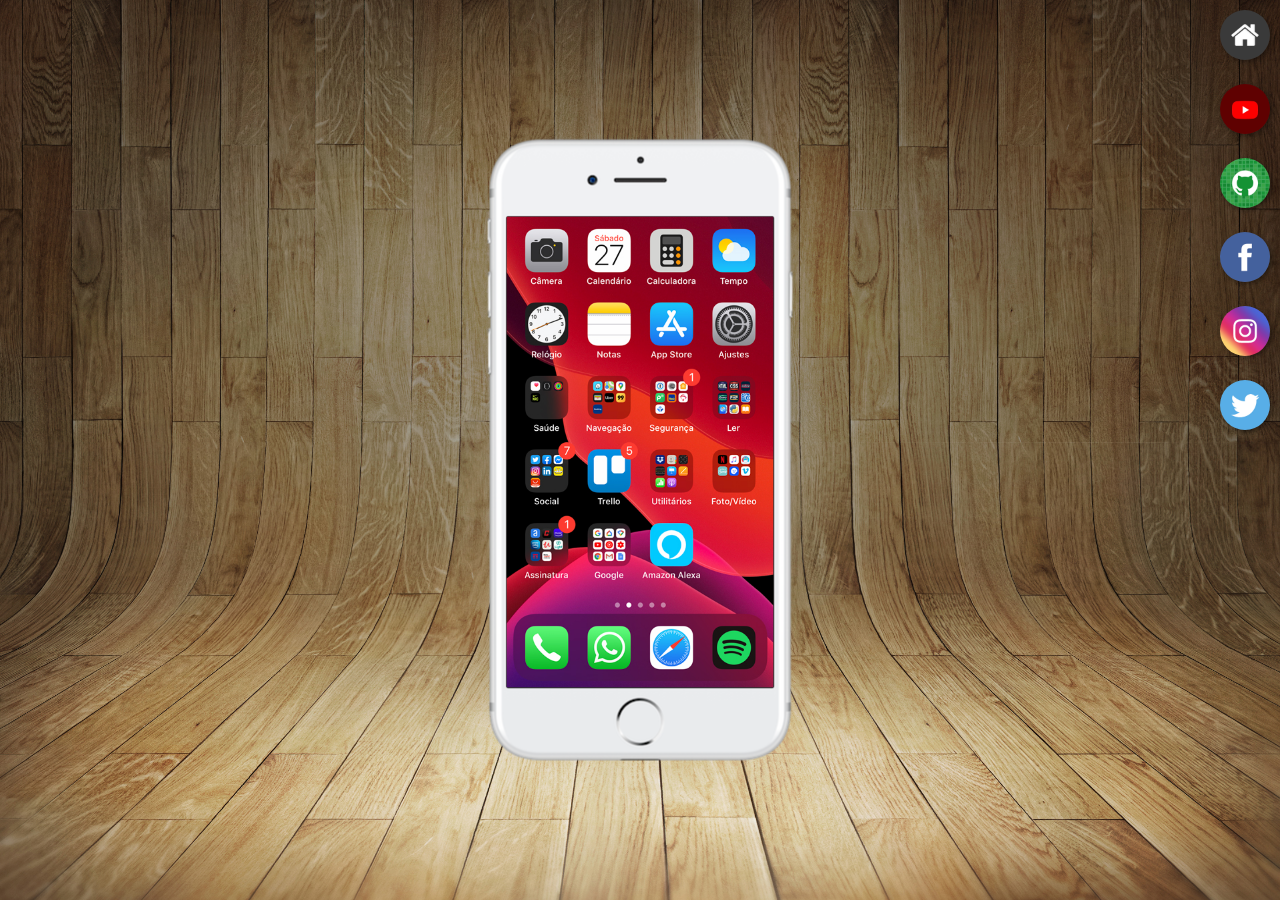
<file: index.html>
<!DOCTYPE html>
<html lang="pt-br">
<head>
    <meta charset="UTF-8">
    <meta name="viewport" content="width=device-width, initial-scale=1.0">
    <title>Projeto Redes Sociais</title>
    <link rel="stylesheet" href="estilos/style.css">
    <link rel="shortcut icon" href="favicon.ico" type="image/x-icon">
</head>
<body>
    <main>
        <section id="telefone">
            <iframe src="home.html" name="tela" id="tela" frameborder="0">
                Seu navegador não é compativel com isso.
            </iframe>
        </section>

        <section id="redes-sociais">
            <a href="home.html" target="tela"><img src="imagens/logo-home.jpg" alt="Home"></a><br>
            <a href="youtube.html" target="tela"><img src="imagens/logo-youtube.jpg" alt="Youtube"></a><br>
            <a href="github.html" target="tela"><img src="imagens/logo-github.jpg" alt="GitHub"></a><br>
            <a href="facebook.html" target="tela"><img src="imagens/logo-facebook.jpg" alt="Facebook"></a><br>
            <a href="instagram.html" target="tela"><img src="imagens/logo-instagram.jpg" alt="Instagram"></a><br>
            <a href="twitter.html" target="tela"><img src="imagens/logo-twitter.jpg" alt="Twitter"></a>
        </section>
    </main>
</body>
</html>
</file>
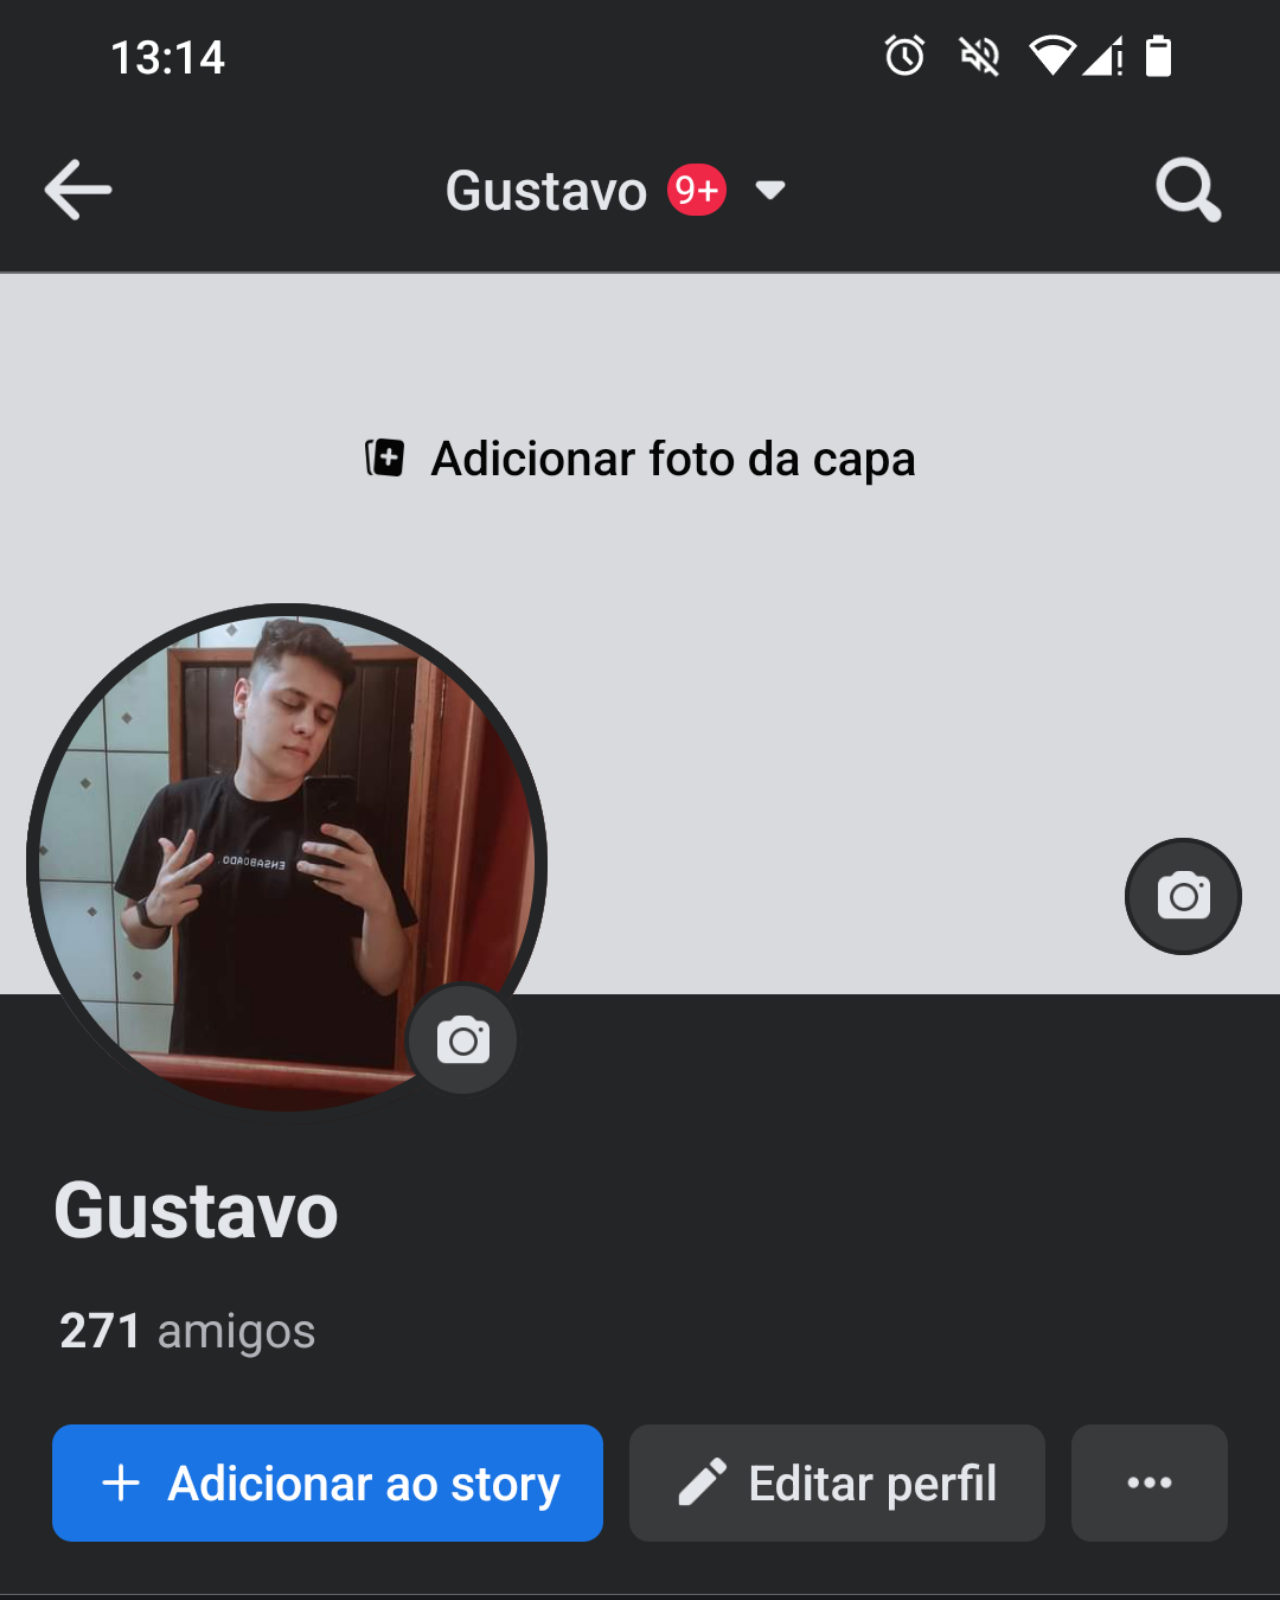
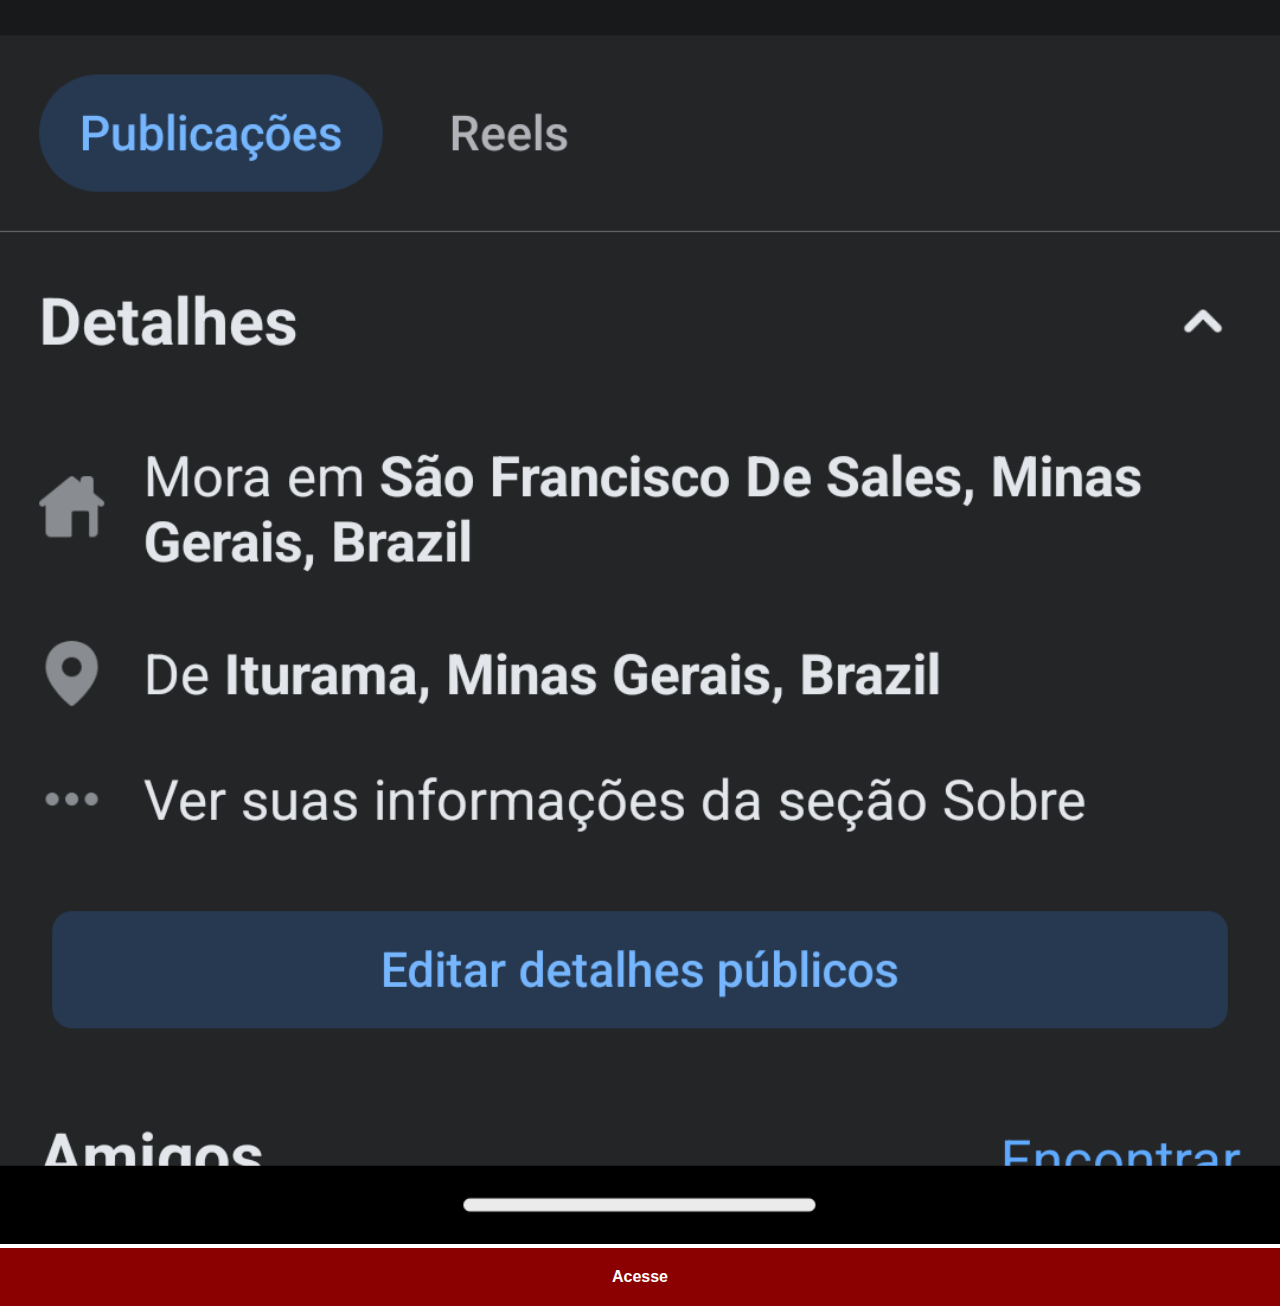
<file: facebook.html>
<!DOCTYPE html>
<html lang="pt-br">
<head>
    <meta charset="UTF-8">
    <meta name="viewport" content="width=device-width, initial-scale=1.0">
    <title>Facebook</title>
    <link rel="stylesheet" href="estilos/social.css">
</head>
<body>
    <img src="imagens/tela-facebook.png" alt="Facebook">
    <a href="https://www.facebook.com/profile.php?id=100049110663623" target="_blank">Acesse</a>
</body>
</html>
</file>
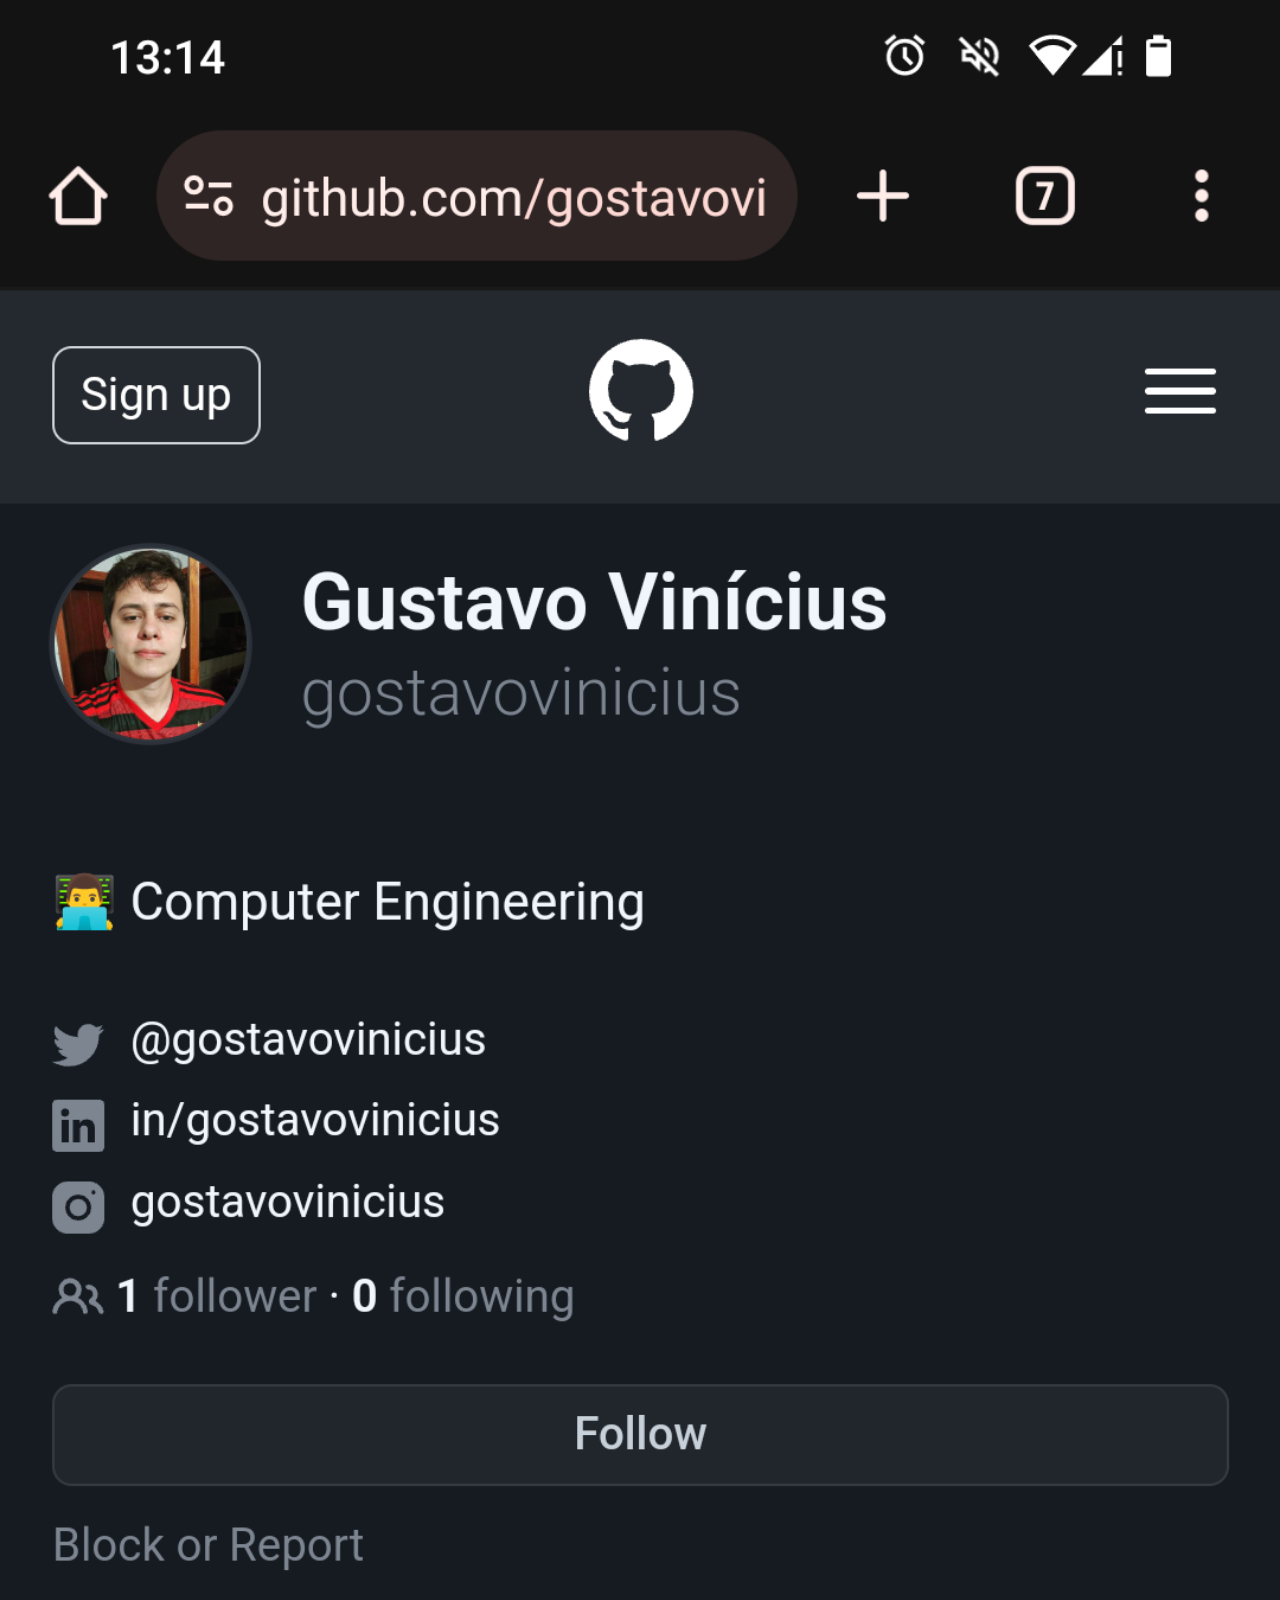
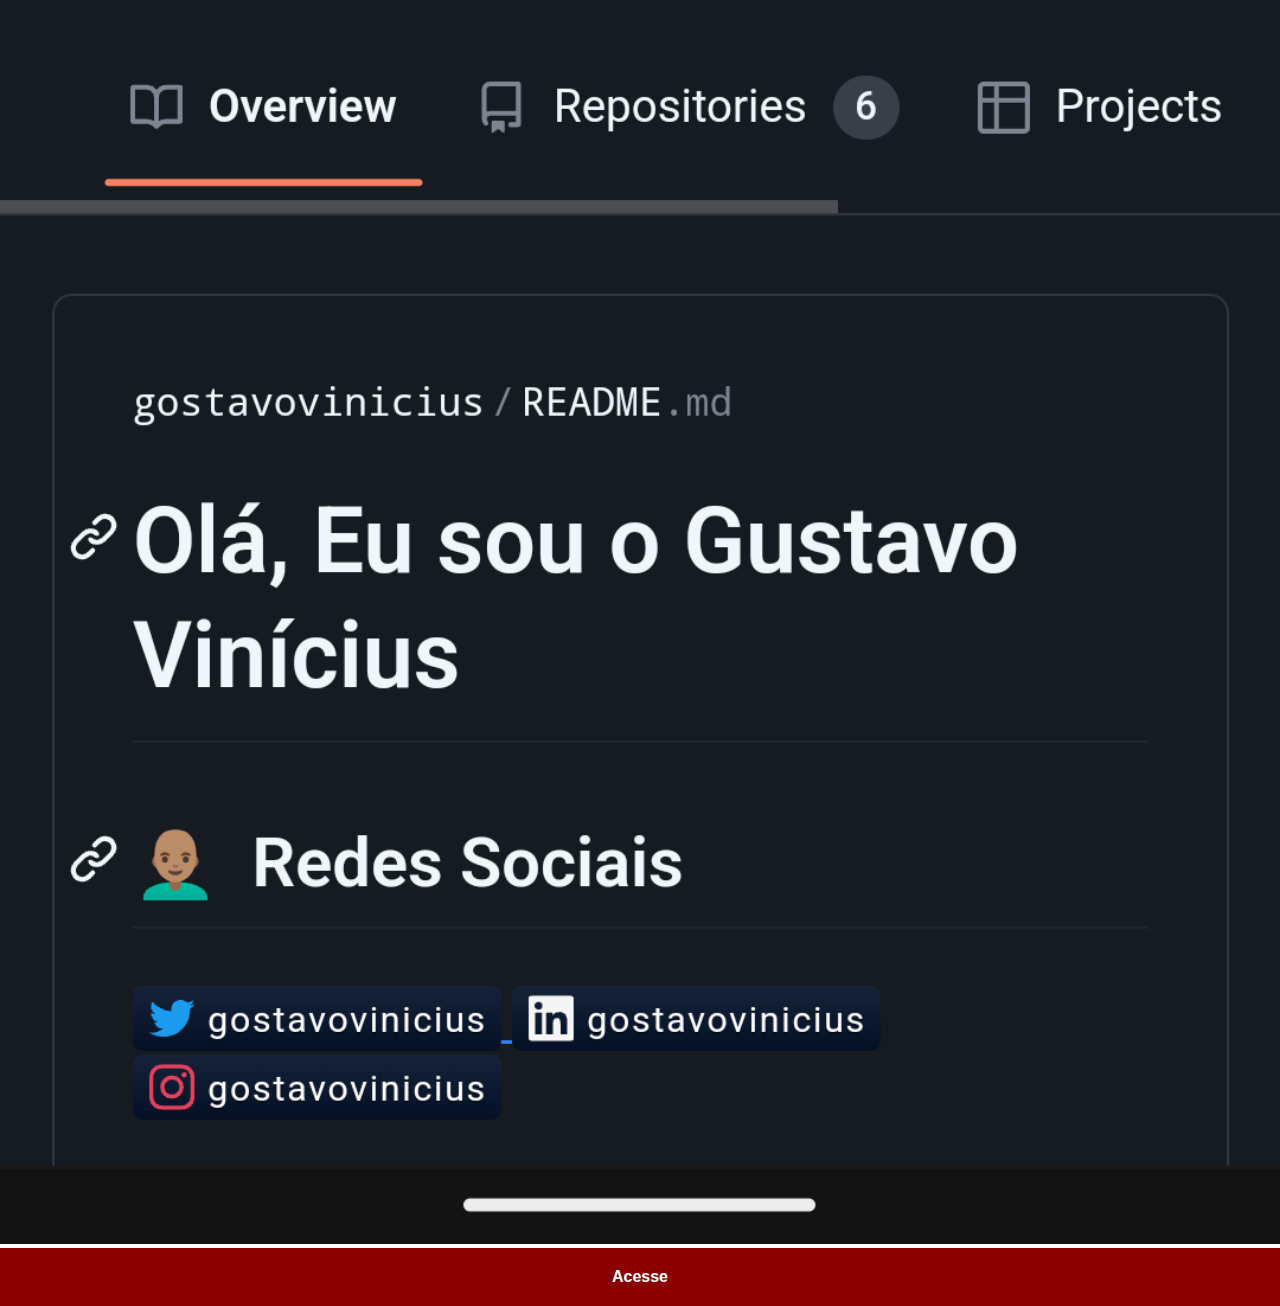
<file: github.html>
<!DOCTYPE html>
<html lang="pt-br">
<head>
    <meta charset="UTF-8">
    <meta name="viewport" content="width=device-width, initial-scale=1.0">
    <title>GitHub</title>
    <link rel="stylesheet" href="estilos/social.css">
</head>
<body>
    <img src="imagens/tela-github.png" alt="GitHub">
    <a href="https://github.com/gostavovinicius" target="_blank">Acesse</a>
</body>
</html>
</file>
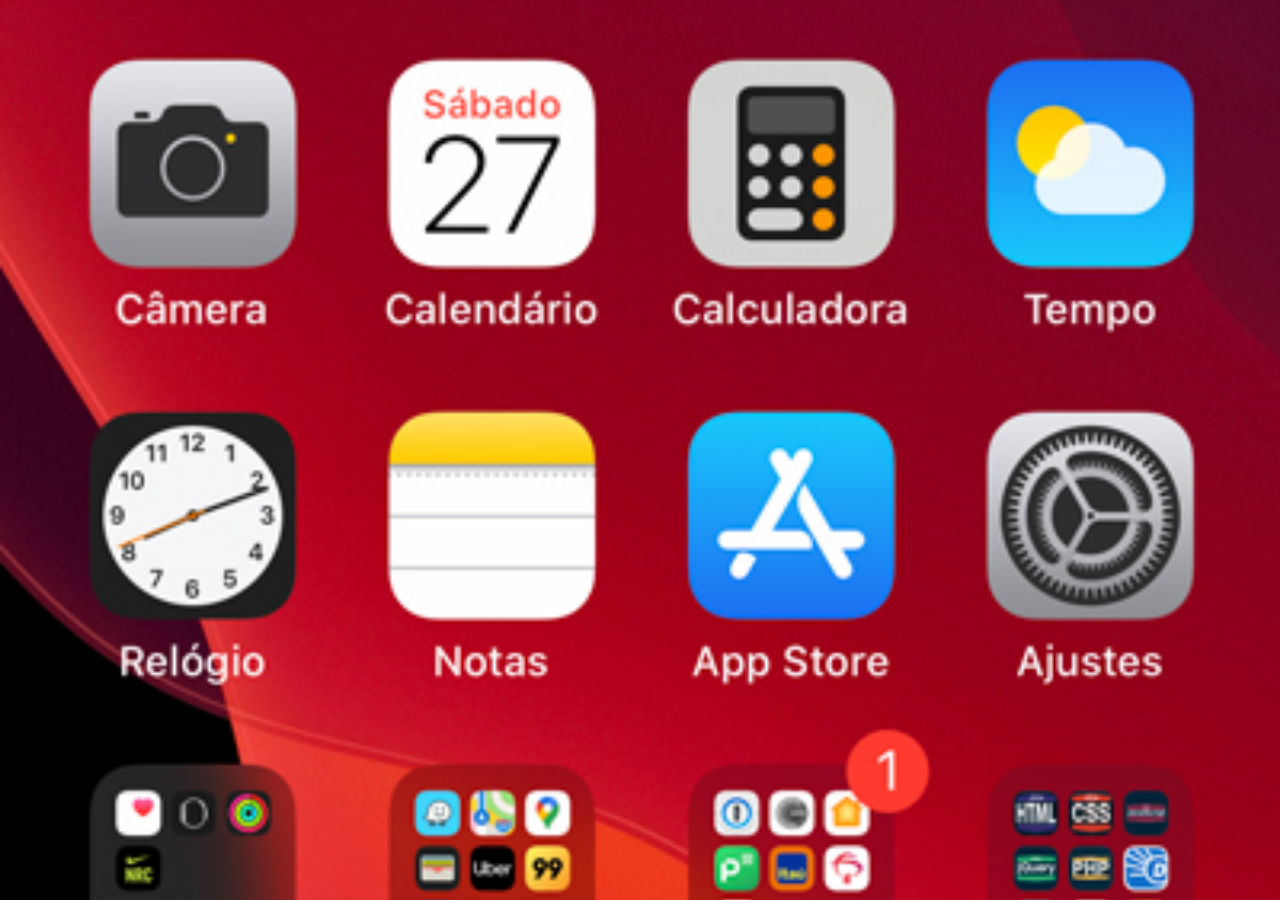
<file: home.html>
<!DOCTYPE html>
<html lang="pt-br">
<head>
    <meta charset="UTF-8">
    <meta name="viewport" content="width=device-width, initial-scale=1.0">
    <title>Home</title>
    <style>
        * {
            margin: 0px;
            padding: 0px;
        }

        body {
            width: 100vw;
            height: 100vh;
            background: black url('imagens/tela-home.jpg') no-repeat top center;
            background-size: cover;
        }
    </style>
</head>
<body>
    
</body>
</html>
</file>
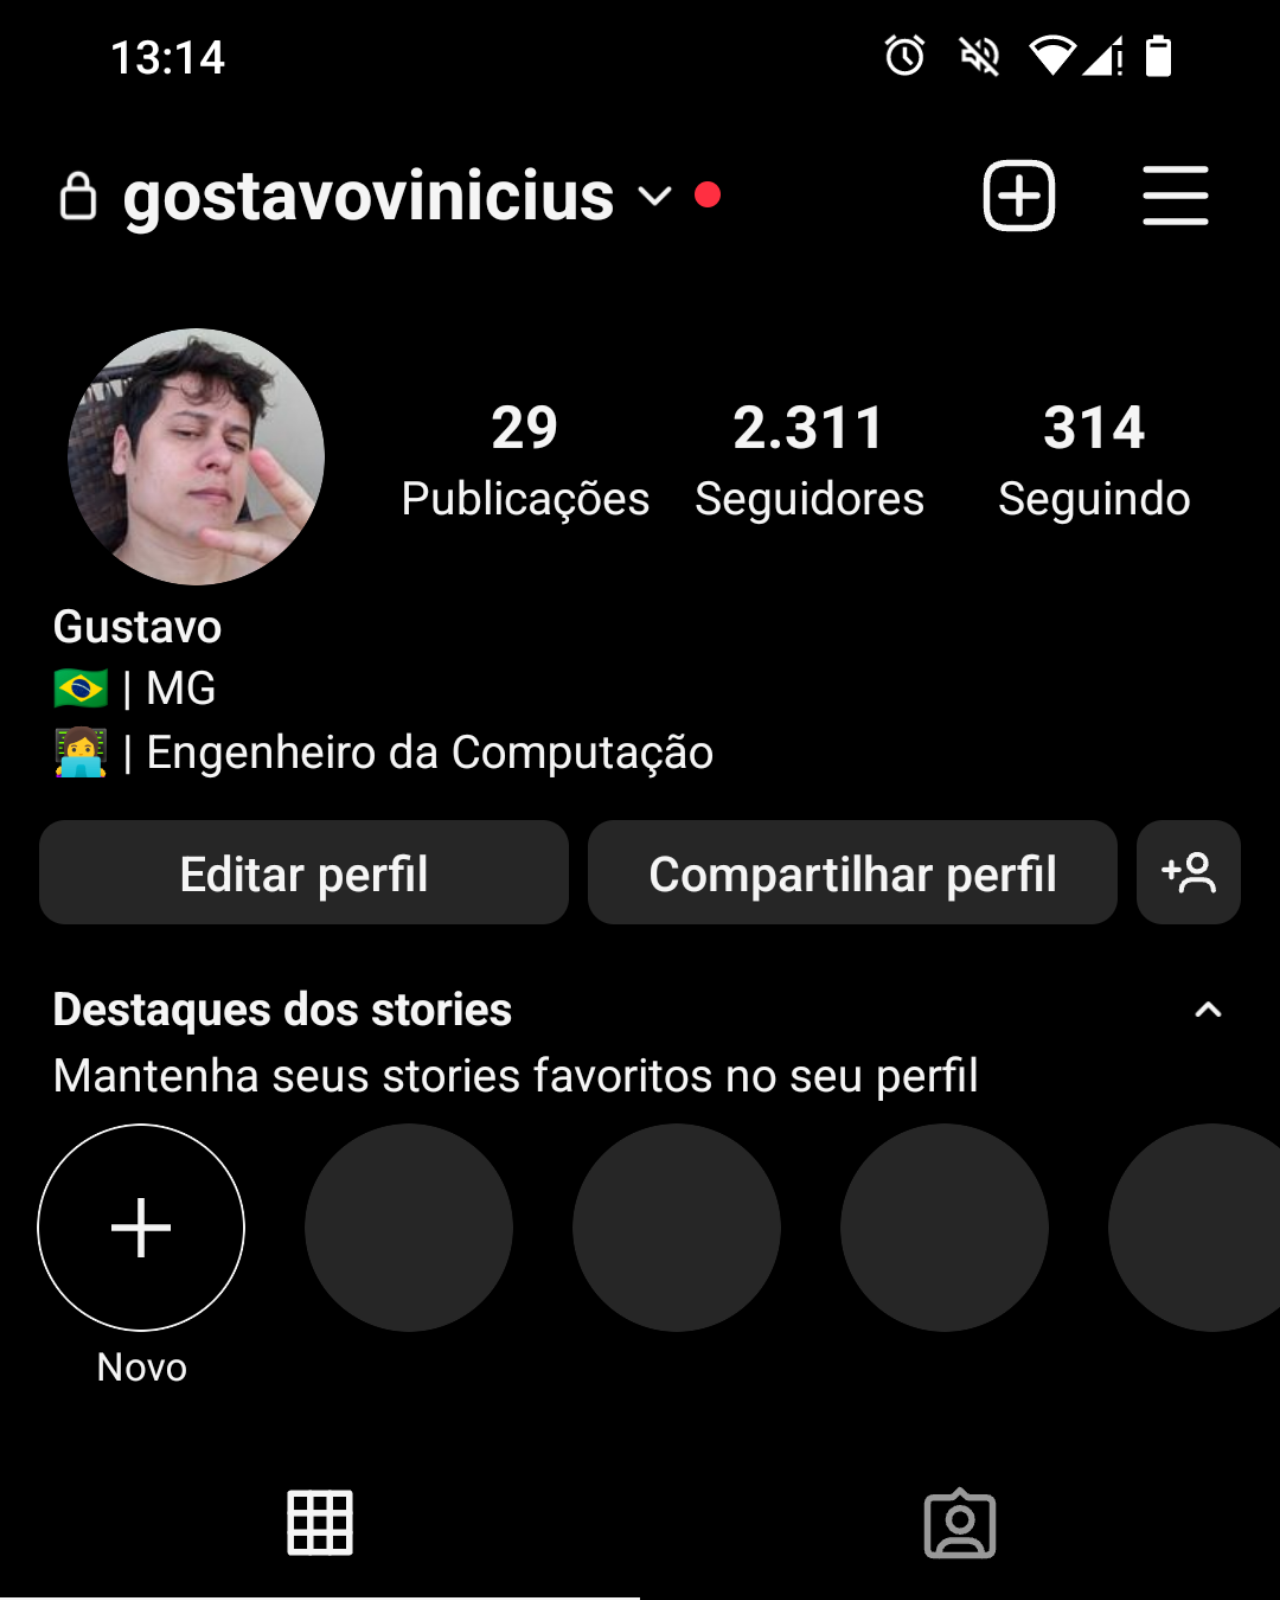
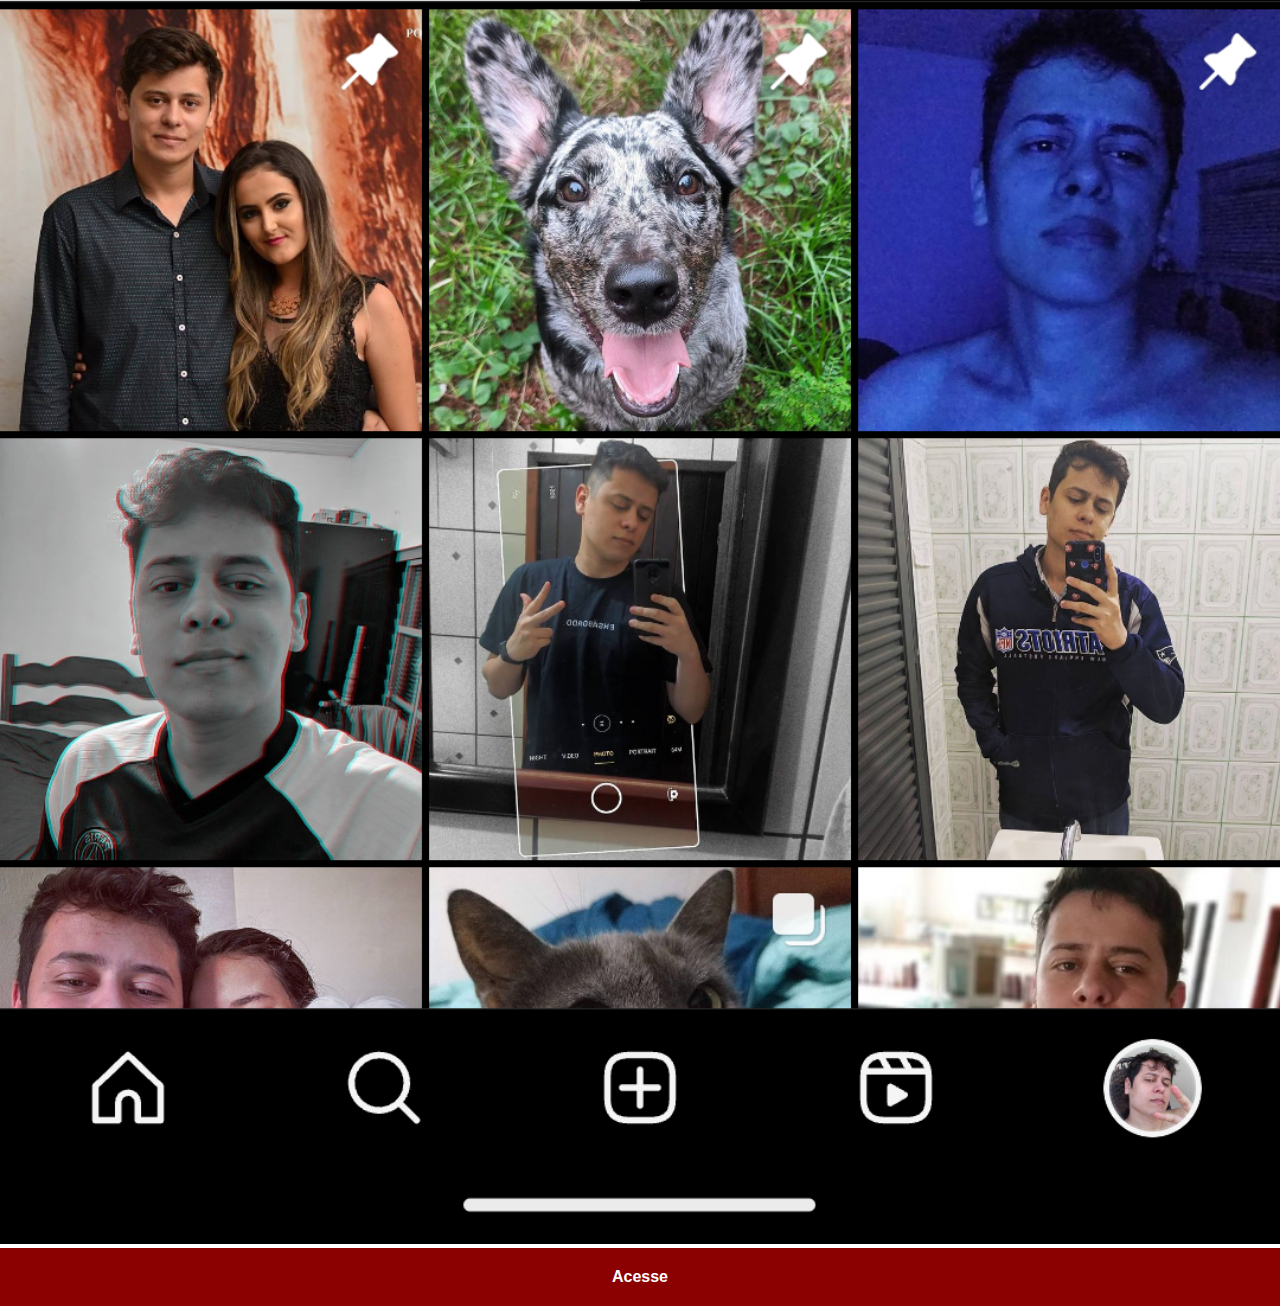
<file: instagram.html>
<!DOCTYPE html>
<html lang="pt-br">
<head>
    <meta charset="UTF-8">
    <meta name="viewport" content="width=device-width, initial-scale=1.0">
    <title>Instagram</title>
    <link rel="stylesheet" href="estilos/social.css">
</head>
<body>
    <img src="imagens/tela-instagram.png" alt="Facebook">
    <a href="https://www.instagram.com/gostavovinicius" target="_blank">Acesse</a>
</body>
</html>
</file>
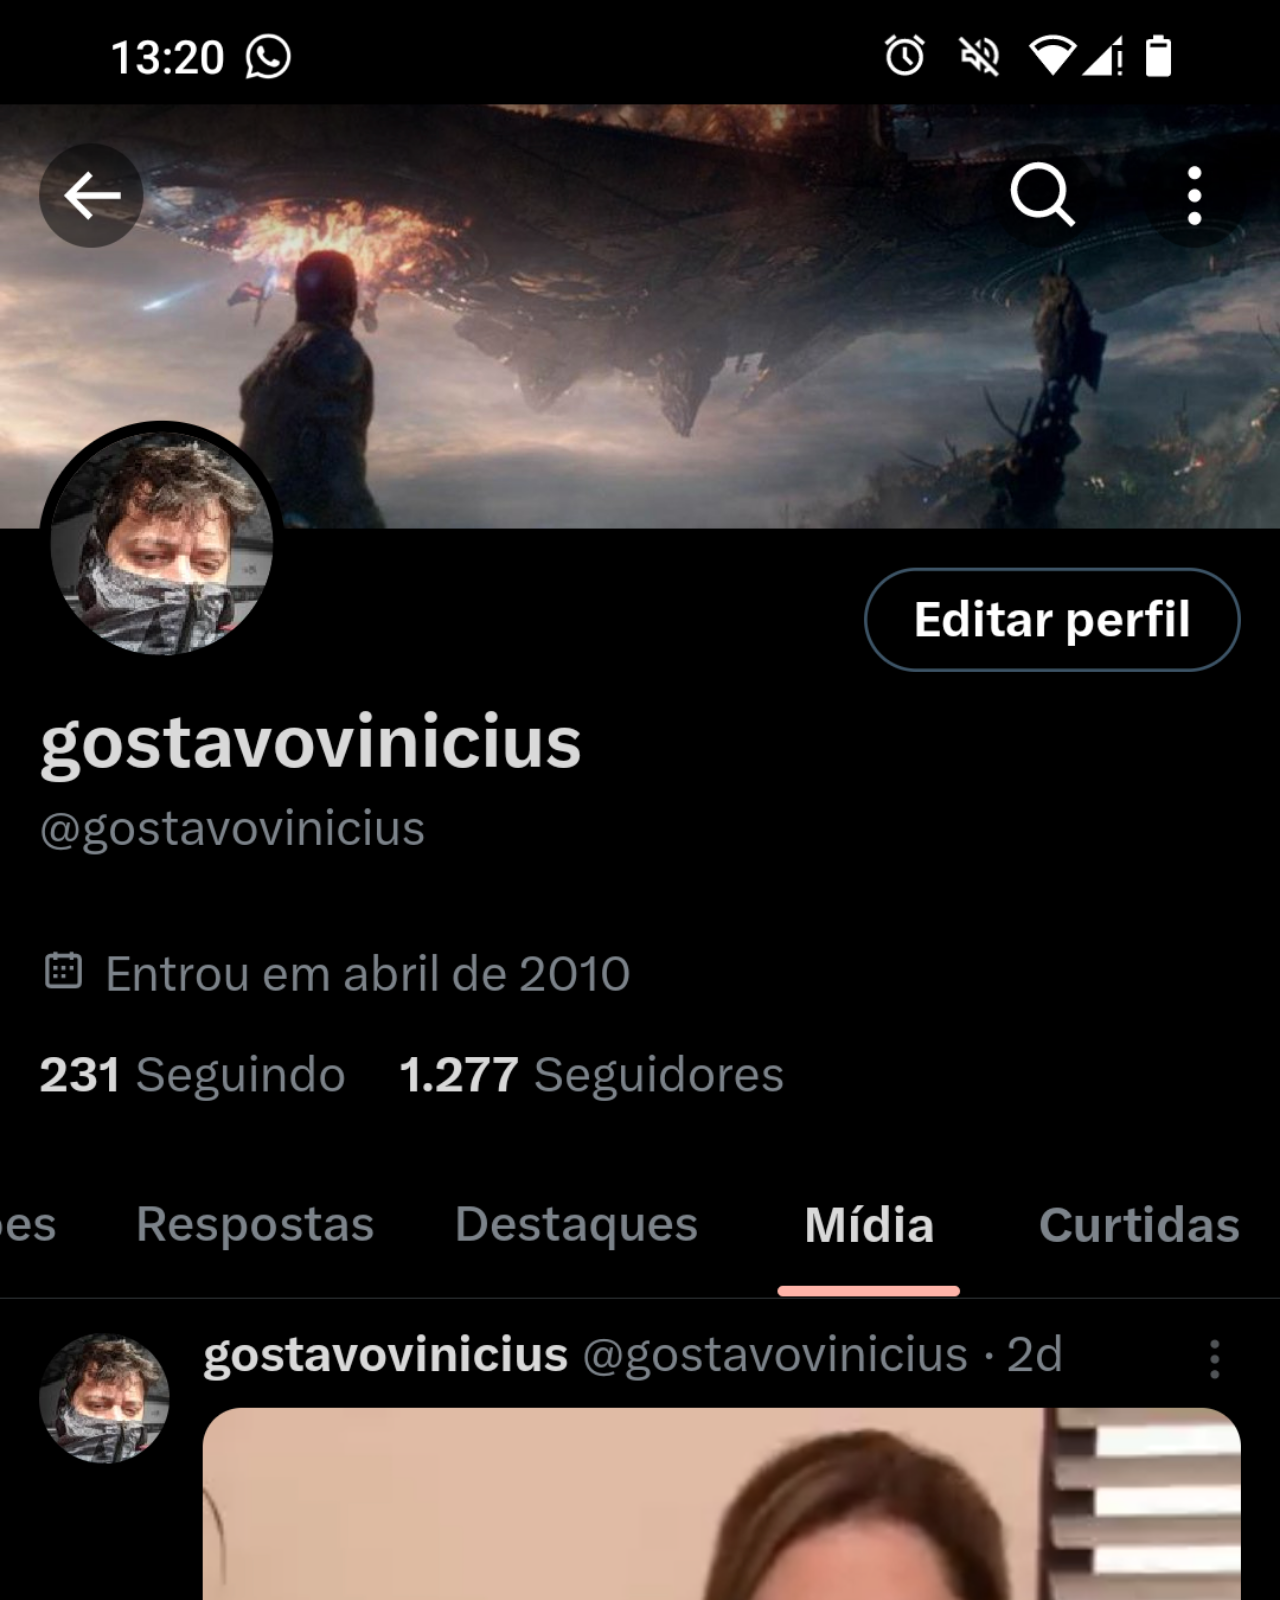
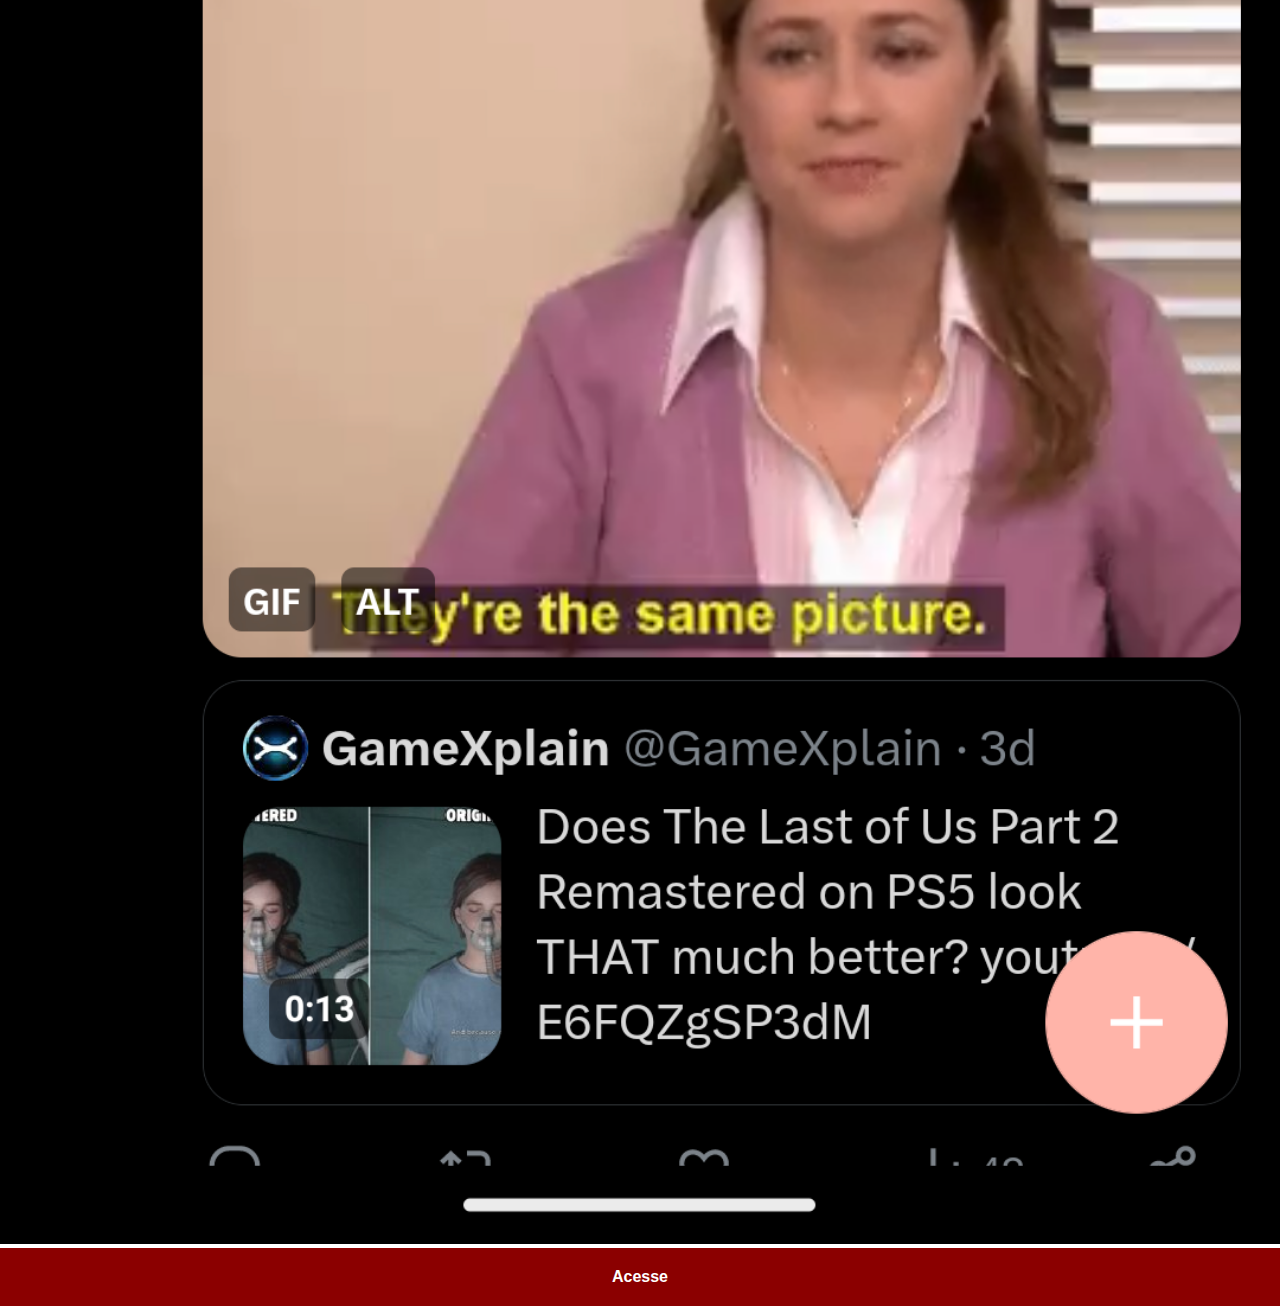
<file: twitter.html>
<!DOCTYPE html>
<html lang="pt-br">
<head>
    <meta charset="UTF-8">
    <meta name="viewport" content="width=device-width, initial-scale=1.0">
    <title>Twitter</title>
    <link rel="stylesheet" href="estilos/social.css">
</head>
<body>
    <img src="imagens/tela-twitter.png" alt="YouTube">
    <a href="https://www.x.com/gostavovinicius" target="_blank">Acesse</a>
</body>
</html>
</file>
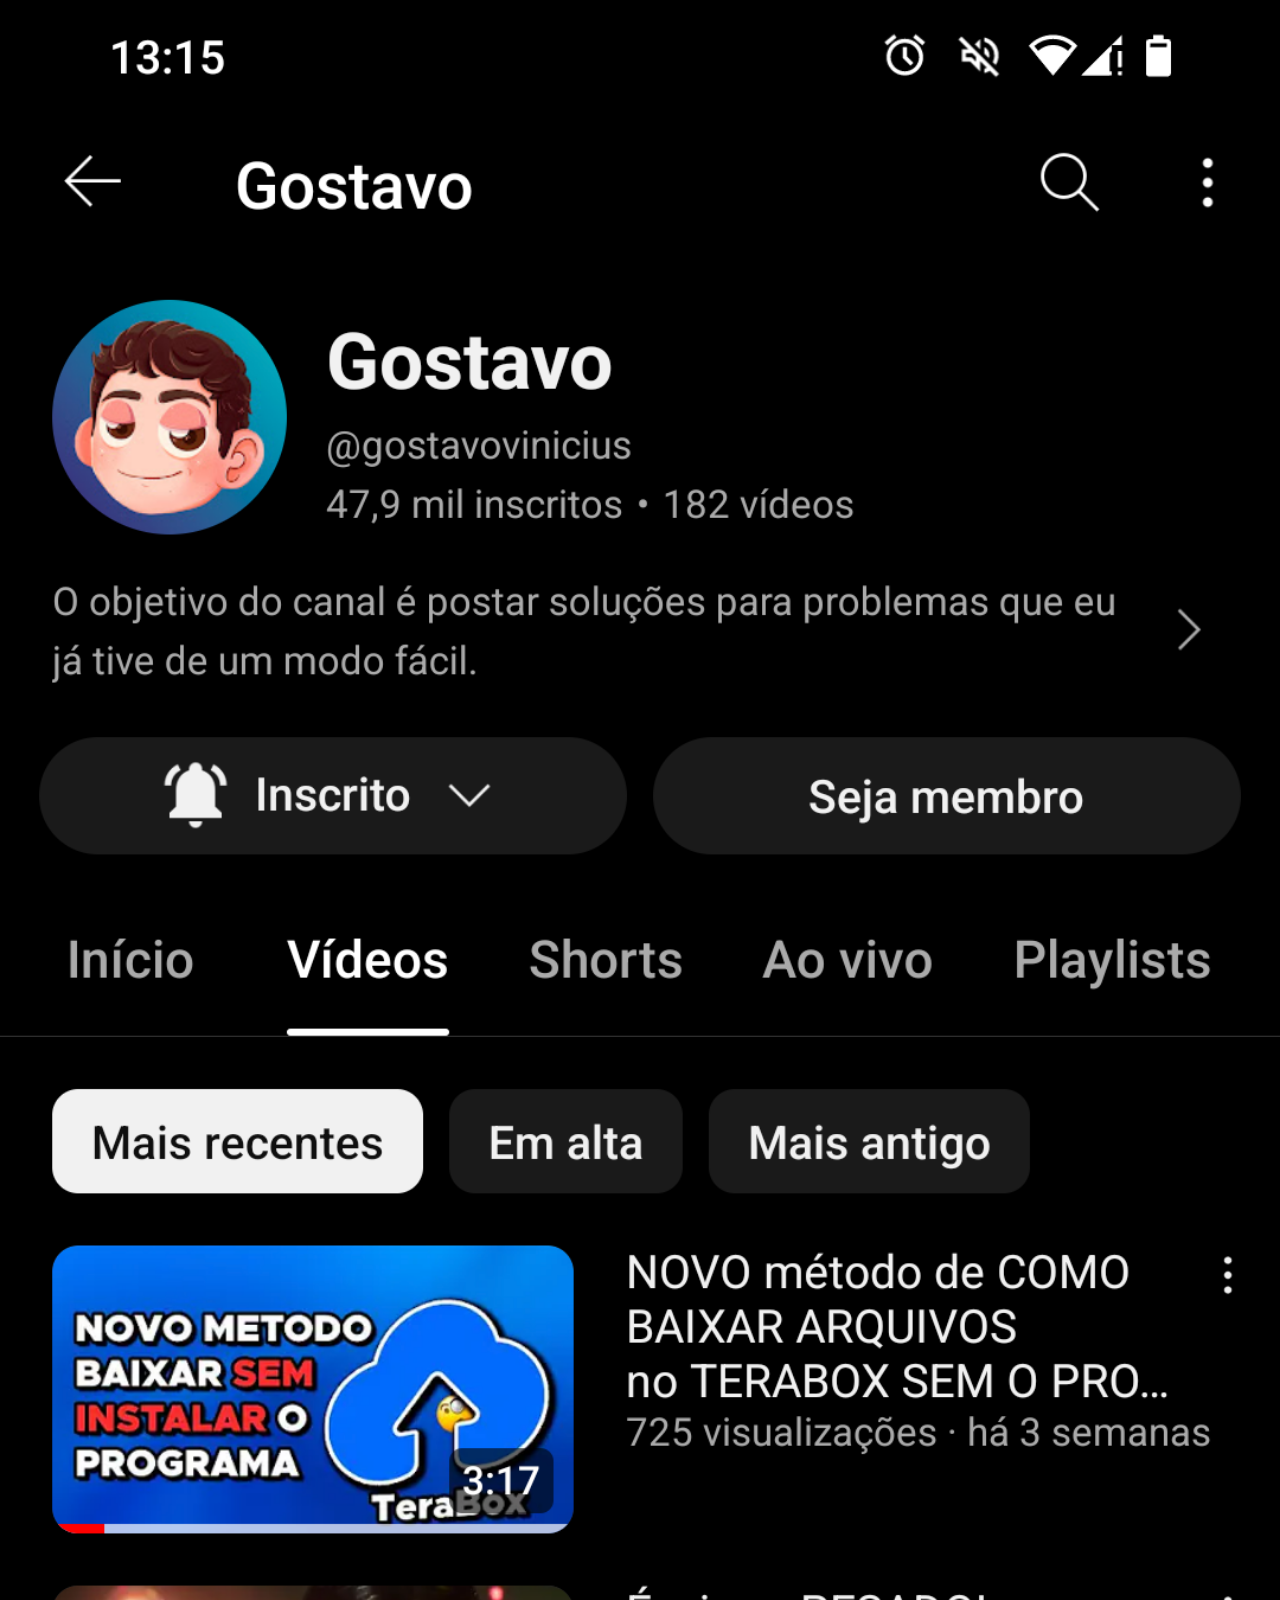
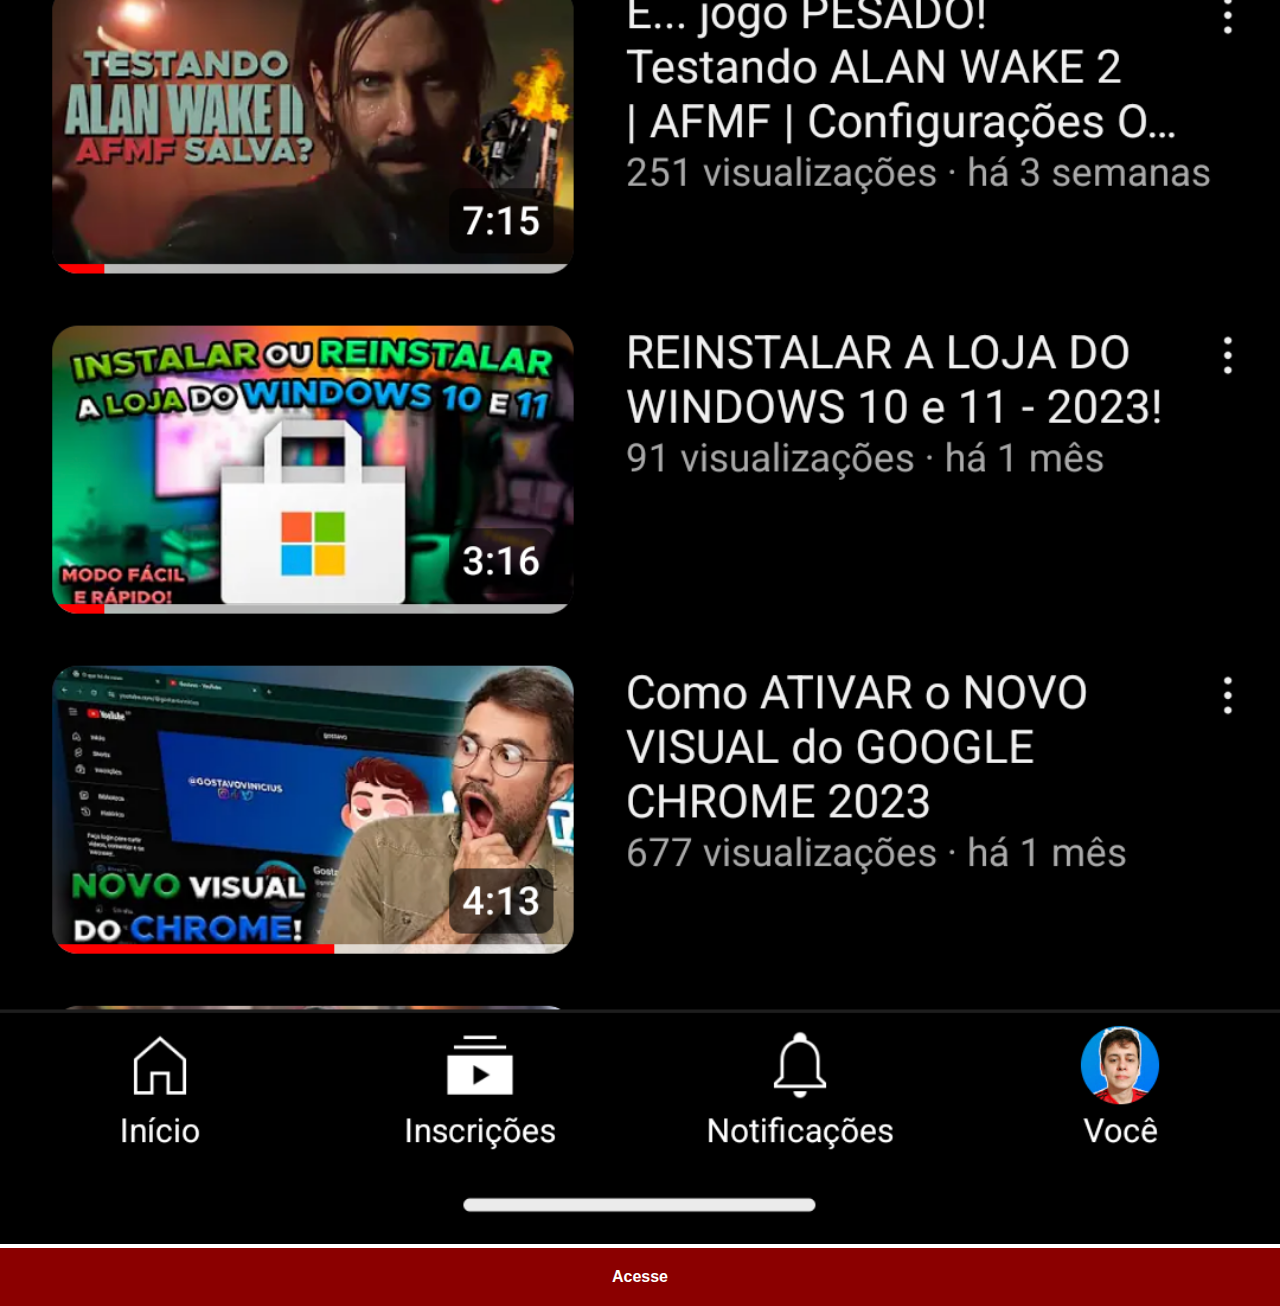
<file: youtube.html>
<!DOCTYPE html>
<html lang="pt-br">
<head>
    <meta charset="UTF-8">
    <meta name="viewport" content="width=device-width, initial-scale=1.0">
    <title>YouTube</title>
    <link rel="stylesheet" href="estilos/social.css">
</head>
<body>
    <img src="imagens/tela-youtube.png" alt="YouTube">
    <a href="https://www.youtube.com/@gostavovinicius" target="_blank">Acesse</a>
</body>
</html>
</file>
<file: estilos/style.css>
@charset "UTF-8";

* {
    padding: 0px;
    margin: 0px;
    font-family: Arial, Helvetica, sans-serif;
}

html, body {
    width: 100vw;
    height: 100vh;
    background: url('../imagens/fundo-madeira.jpg') no-repeat top center;
    background-size: cover;
    background-attachment: fixed;
}

main {
    position: relative;
    height: 100vh;
}

section#telefone {
    position: absolute;
    top: 50%;
    left: 50%;
    transform: translate(-50%, -50%);

    height: 627px;
    width: 311px;
    background: url('../imagens/frame-iphone.png') no-repeat;
}

iframe#tela {
    position: relative;
    top: 80px;
    left: 22px;
    width: 267px;
    height: 471px;
}

section#redes-sociais {
    text-align: right;
}

section#redes-sociais img {
    width: 50px;
    margin: 10px;
    border-radius: 50%;
    box-shadow: 2px 2px 5px rgba(0, 0, 0, 0.400);
    box-sizing: border-box;
}

section#redes-sociais img:hover {
    border: 2px solid rgba(255, 255, 255, 0.616);
    transform: translate(-3px, -3px);
    box-shadow: 5px 5px 10px rgba(0, 0, 0, 0.400);
    transition: transform 0.3s, border 0.5s;
}
</file>
<file: estilos/social.css>
* {
    margin: 0px;
    padding: 0px;
    font-family: Arial, Helvetica, sans-serif;
}

::-webkit-scrollbar {
    width: 0px;
    height: 0px;
}

img {
    width: 100vw;
}

a{
    display: block;
    color: white;
    background-color: darkred;
    padding: 20px;
    text-align: center;
    font-weight: bolder;
    text-decoration: none;
}

a:hover {
    background-color: red;
}
</file>
